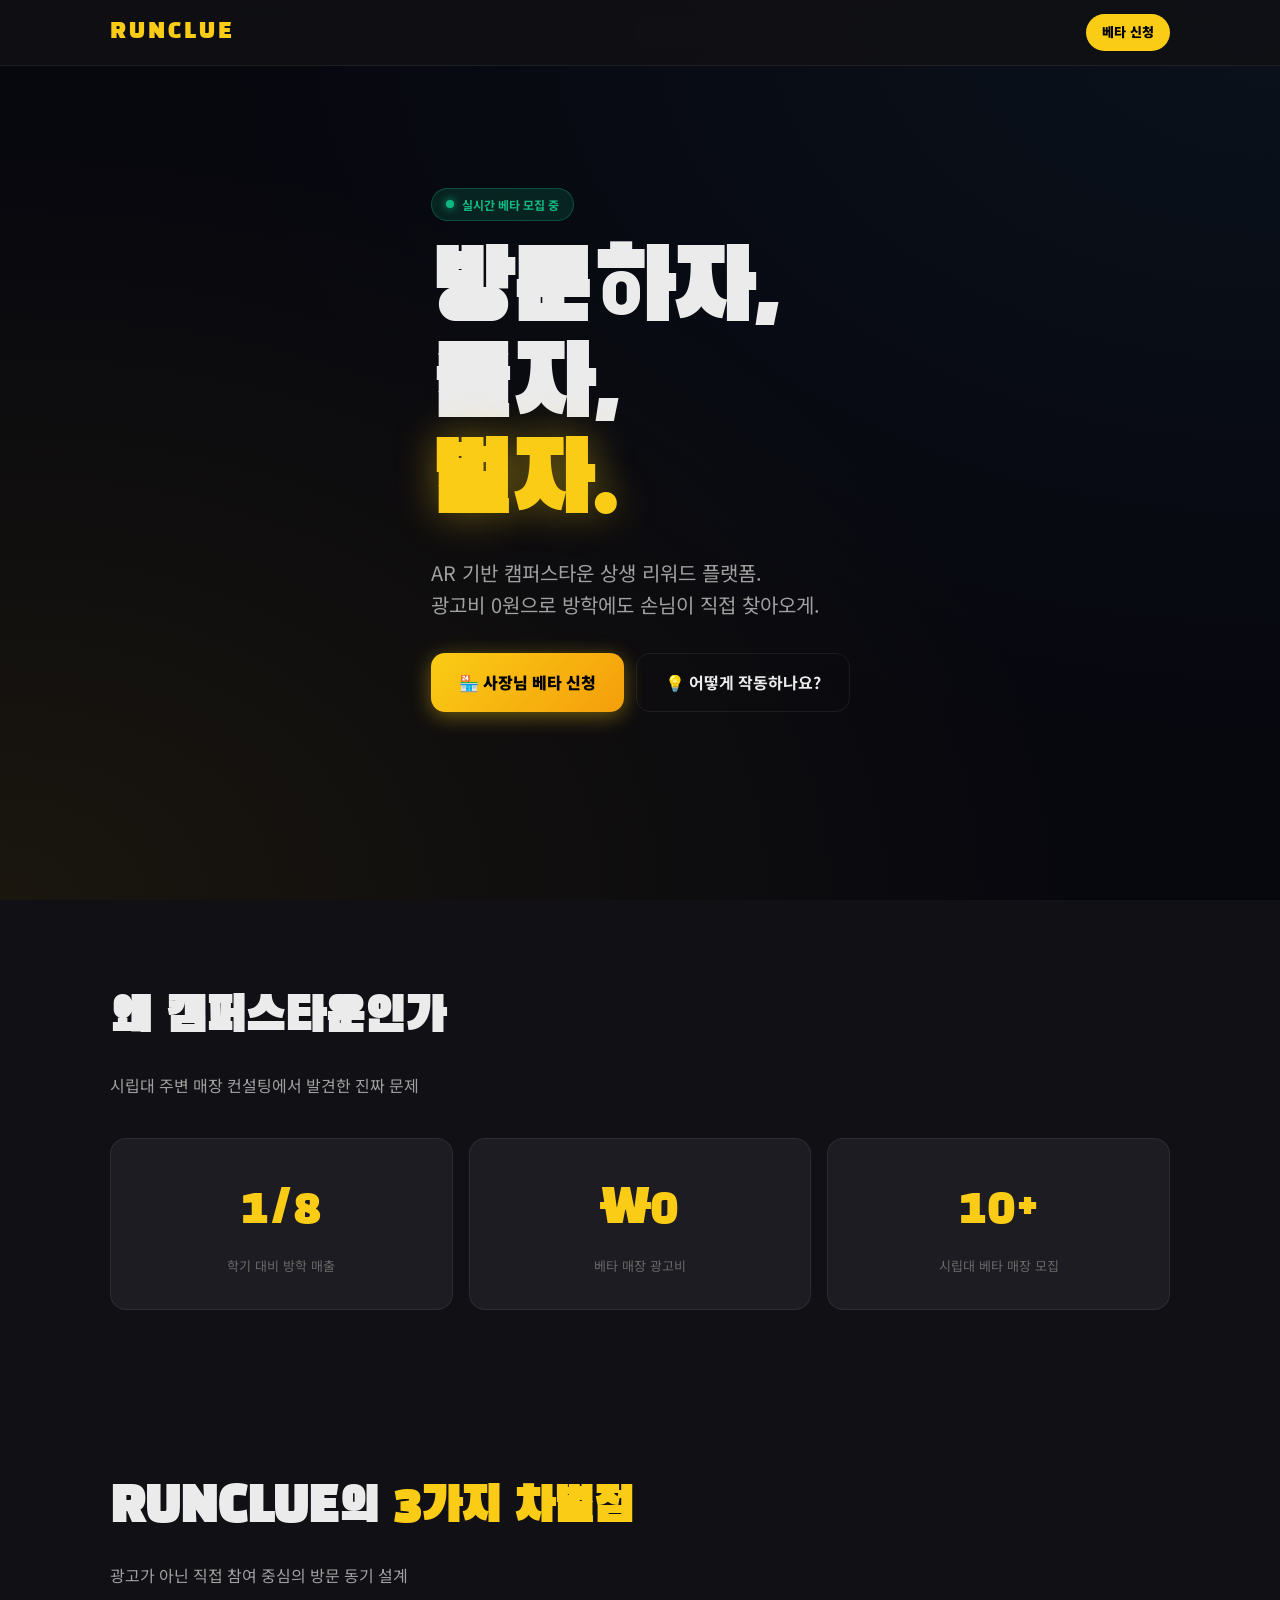
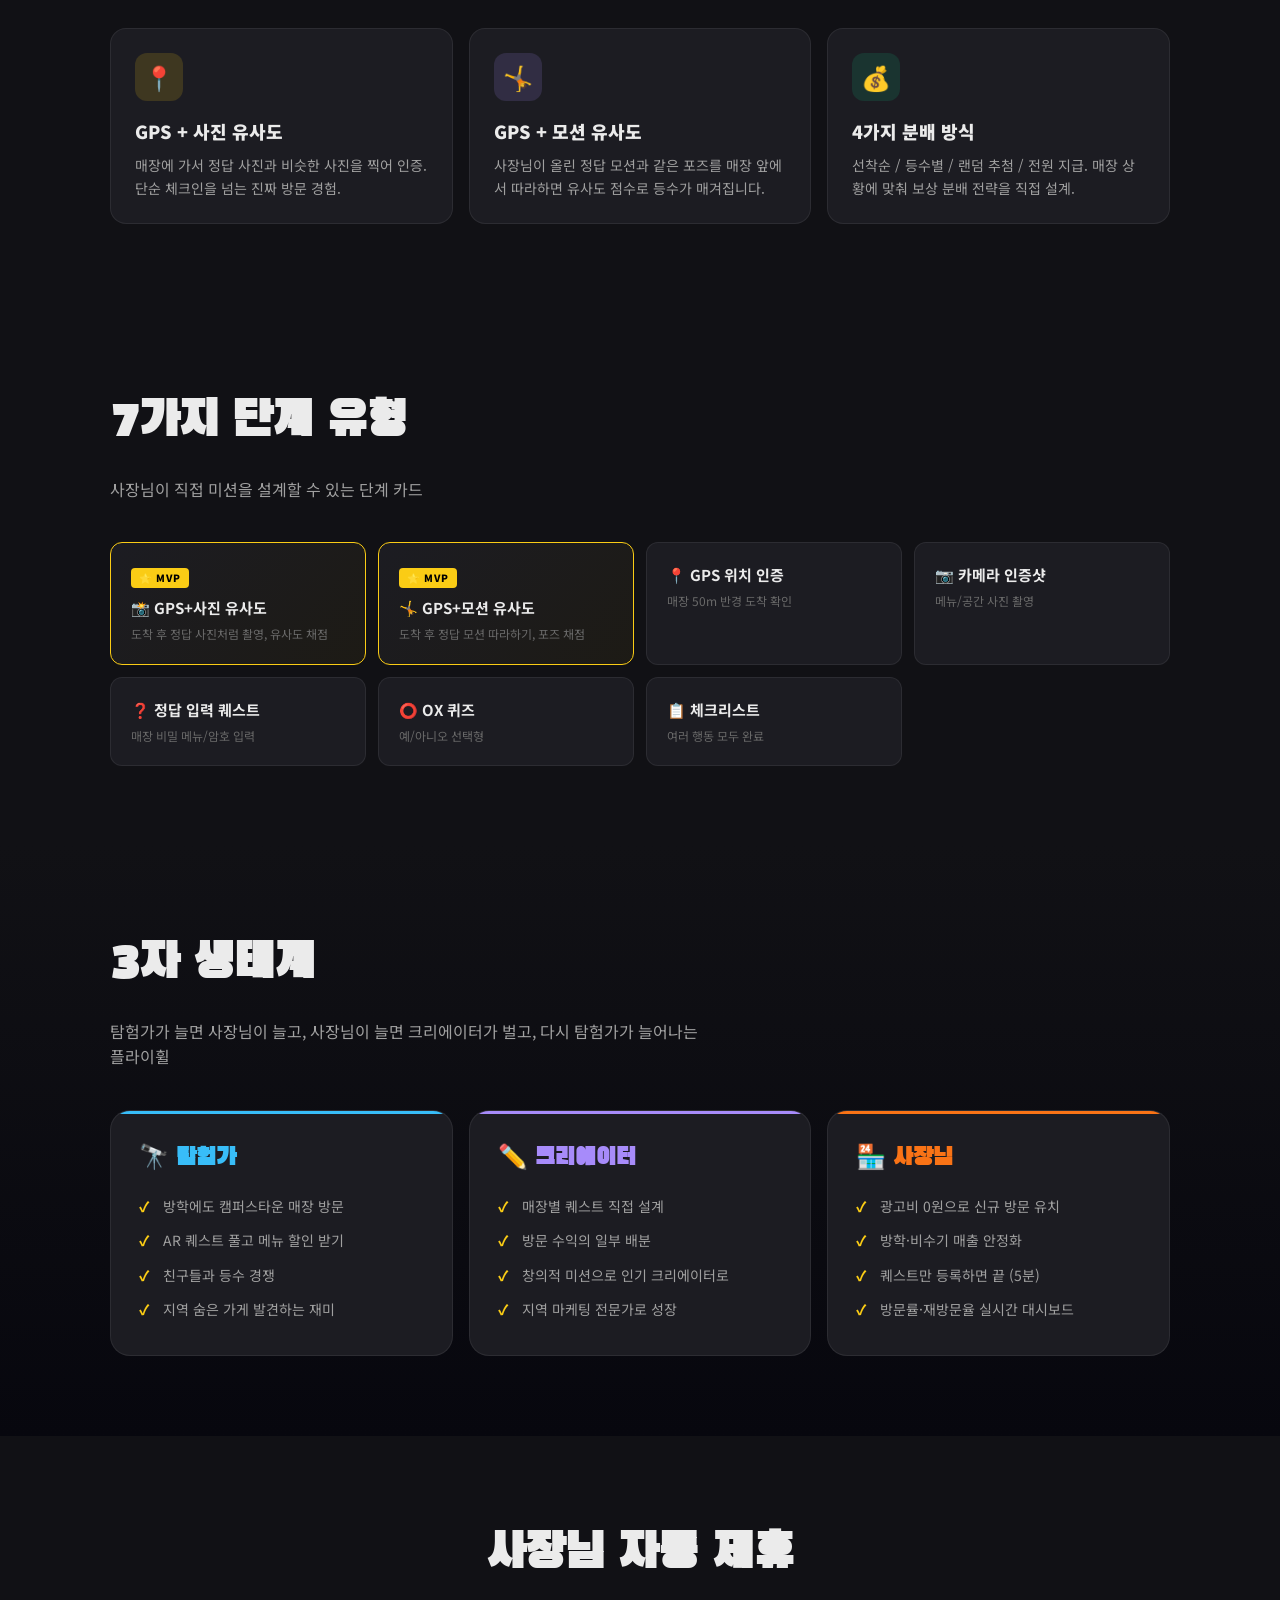
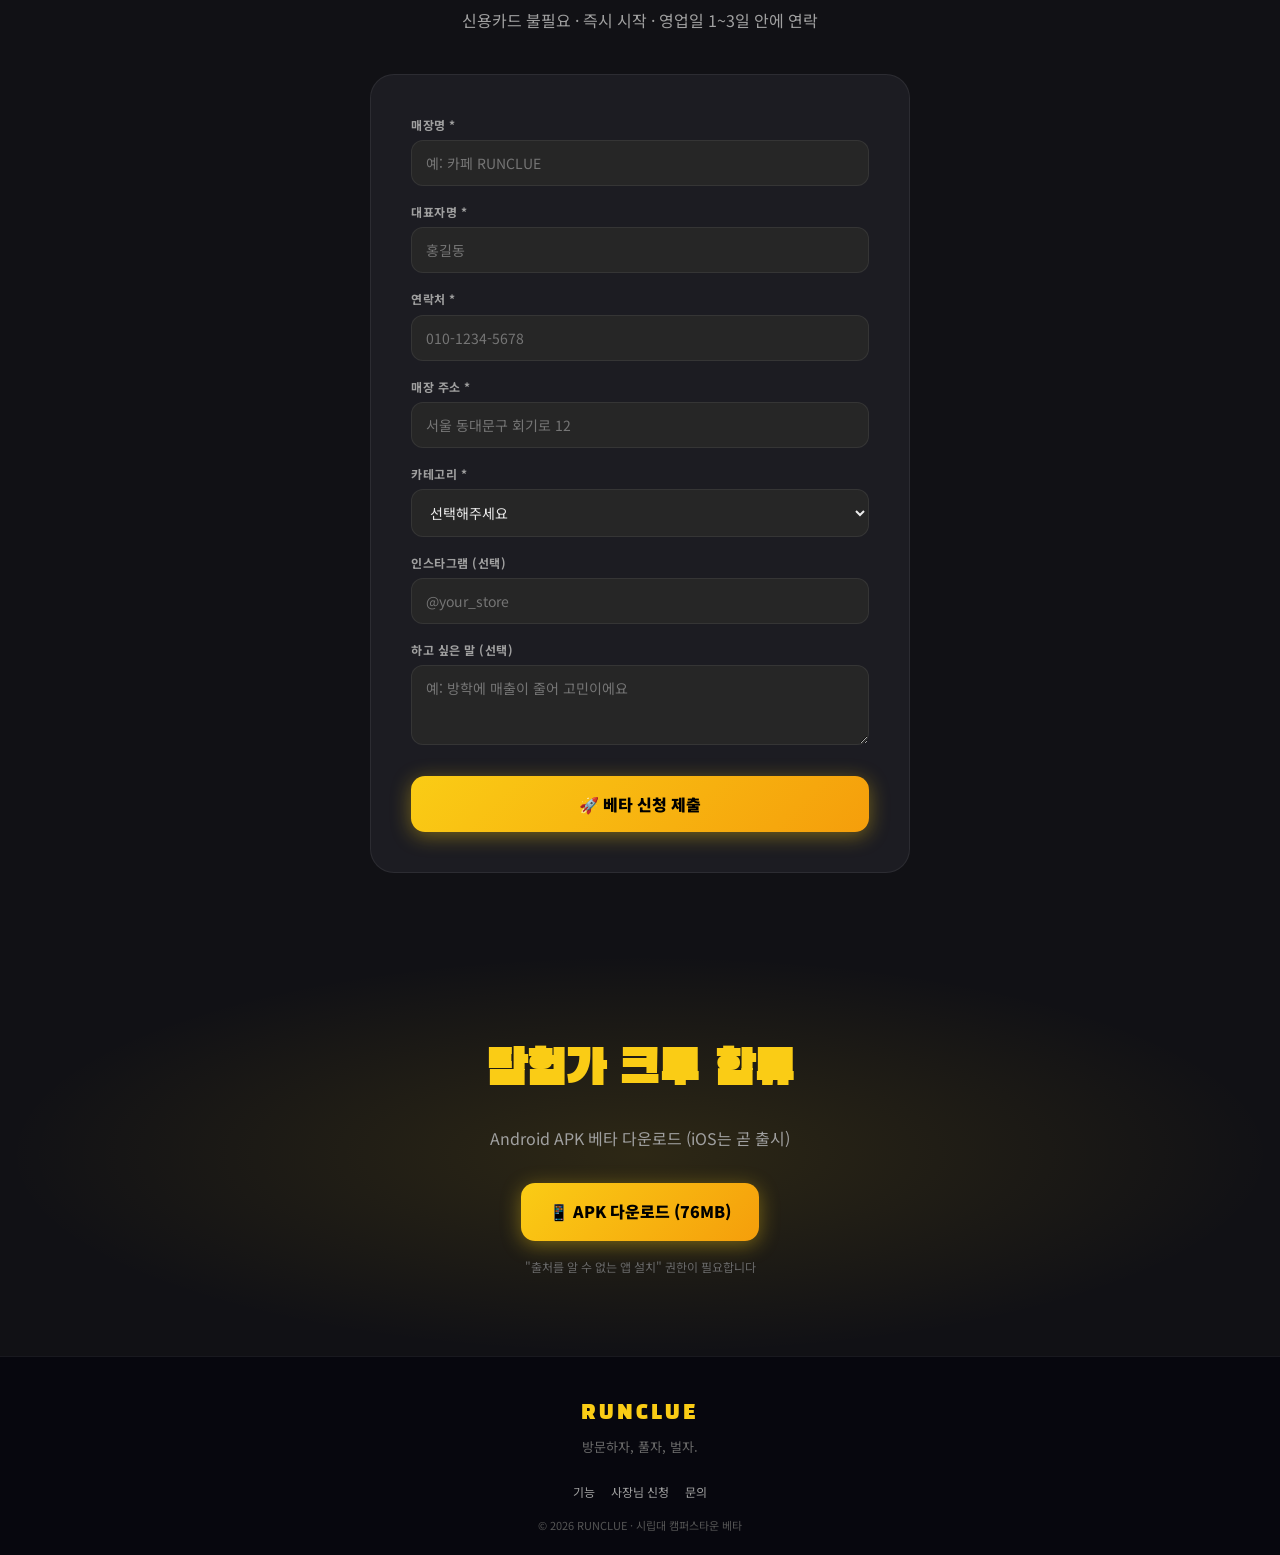
<file: landing/index.html>
<!DOCTYPE html>
<html lang="ko">
<head>
<meta charset="UTF-8">
<meta name="viewport" content="width=device-width, initial-scale=1.0">
<title>RUNCLUE — 방문하자, 풀자, 벌자</title>
<meta name="description" content="시립대 캠퍼스타운 AR 기반 상생 리워드 플랫폼. 광고비 0원으로 방학에도 손님이 직접 찾아오게.">
<meta property="og:title" content="RUNCLUE — 방문하자, 풀자, 벌자">
<meta property="og:description" content="AR 퀘스트로 캠퍼스타운 매장 살리기. 베타 매장 무료 신청.">
<meta property="og:type" content="website">

<link rel="preconnect" href="https://fonts.googleapis.com">
<link rel="preconnect" href="https://fonts.gstatic.com" crossorigin>
<link href="https://fonts.googleapis.com/css2?family=Black+Han+Sans&family=Noto+Sans+KR:wght@400;500;700;900&display=swap" rel="stylesheet">

<style>
:root {
  --bg-hero: #07070E;
  --bg-base: #111115;
  --bg-surface: #1C1C22;
  --bg-elevated: #262626;
  --yellow: #FACC15;
  --yellow-deep: #F59E0B;
  --blue: #38BDF8;
  --green: #10B981;
  --orange: #F97316;
  --purple: #A78BFA;
  --red: #EF4444;
  --text-primary: #EBEBEB;
  --text-secondary: #A0A0A0;
  --text-muted: #696969;
  --text-disabled: #555555;
  --border: rgba(255,255,255,0.07);
}
* { margin: 0; padding: 0; box-sizing: border-box; }
html { scroll-behavior: smooth; }
body {
  background: var(--bg-base);
  color: var(--text-primary);
  font-family: 'Noto Sans KR', sans-serif;
  line-height: 1.6;
  overflow-x: hidden;
}
.display { font-family: 'Black Han Sans', sans-serif; font-weight: 400; }
.container { max-width: 1100px; margin: 0 auto; padding: 0 20px; }

/* ── Header ── */
header {
  position: fixed; top: 0; left: 0; right: 0; z-index: 100;
  background: rgba(17,17,21,0.85);
  backdrop-filter: blur(12px);
  border-bottom: 1px solid var(--border);
}
.header-inner {
  display: flex; align-items: center; justify-content: space-between;
  padding: 14px 20px;
}
.logo {
  font-family: 'Black Han Sans', sans-serif;
  font-size: 22px;
  color: var(--yellow);
  letter-spacing: 3px;
}
.nav-cta {
  background: var(--yellow);
  color: #000;
  padding: 8px 16px;
  border-radius: 9999px;
  font-weight: 900;
  font-size: 13px;
  text-decoration: none;
  transition: transform .15s;
}
.nav-cta:hover { transform: scale(0.96); }

/* ── Hero ── */
.hero {
  min-height: 100vh;
  background: radial-gradient(ellipse at top right, rgba(56,189,248,0.06), transparent 60%),
              radial-gradient(ellipse at bottom left, rgba(250,204,21,0.08), transparent 60%),
              var(--bg-hero);
  display: flex; align-items: center;
  padding-top: 80px;
  position: relative;
  overflow: hidden;
}
.hero-content { padding: 40px 0; }
.hero-tag {
  display: inline-flex; align-items: center; gap: 8px;
  background: rgba(16,185,129,0.15);
  border: 1px solid rgba(16,185,129,0.3);
  color: var(--green);
  padding: 6px 14px; border-radius: 9999px;
  font-size: 12px; font-weight: 700;
  margin-bottom: 24px;
}
.hero-tag::before {
  content: ''; width: 8px; height: 8px; background: var(--green);
  border-radius: 50%; box-shadow: 0 0 8px var(--green);
  animation: pulse 1.5s infinite;
}
@keyframes pulse { 0%,100% {opacity:1} 50% {opacity:.4} }
.hero h1 {
  font-family: 'Black Han Sans', sans-serif;
  font-size: clamp(48px, 9vw, 96px);
  line-height: 1;
  margin-bottom: 24px;
}
.hero h1 span { color: var(--yellow); text-shadow: 0 0 40px rgba(250,204,21,0.4); }
.hero-sub {
  font-size: clamp(16px, 2vw, 20px);
  color: var(--text-secondary);
  max-width: 560px;
  margin-bottom: 32px;
}
.hero-cta {
  display: flex; gap: 12px; flex-wrap: wrap;
}
.btn-primary {
  display: inline-flex; align-items: center; gap: 8px;
  background: linear-gradient(135deg, var(--yellow), var(--yellow-deep));
  color: #000;
  padding: 16px 28px;
  border-radius: 14px;
  font-weight: 900; font-size: 16px;
  text-decoration: none;
  border: none; cursor: pointer;
  font-family: inherit;
  box-shadow: 0 4px 20px rgba(250,204,21,0.4);
  transition: transform .15s;
}
.btn-primary:hover { transform: translateY(-2px); }
.btn-secondary {
  display: inline-flex; align-items: center; gap: 8px;
  background: transparent;
  color: var(--text-primary);
  padding: 16px 28px;
  border-radius: 14px;
  font-weight: 700; font-size: 16px;
  text-decoration: none;
  border: 1px solid var(--border);
  cursor: pointer; font-family: inherit;
  transition: background .15s;
}
.btn-secondary:hover { background: var(--bg-surface); }

/* ── Section common ── */
section { padding: 80px 0; }
.section-title {
  font-family: 'Black Han Sans', sans-serif;
  font-size: clamp(32px, 5vw, 48px);
  margin-bottom: 16px;
}
.section-title .yellow { color: var(--yellow); }
.section-sub { color: var(--text-secondary); margin-bottom: 40px; max-width: 600px; }

/* ── Stats ── */
.stats { background: var(--bg-base); }
.stats-grid {
  display: grid; grid-template-columns: repeat(3, 1fr); gap: 16px;
}
.stat-card {
  background: var(--bg-surface);
  border: 1px solid var(--border);
  border-radius: 16px;
  padding: 32px 16px;
  text-align: center;
}
.stat-value {
  font-family: 'Black Han Sans', sans-serif;
  font-size: clamp(32px, 5vw, 48px);
  color: var(--yellow);
  margin-bottom: 8px;
}
.stat-label { color: var(--text-muted); font-size: 13px; }

/* ── Features ── */
.features-grid {
  display: grid; grid-template-columns: repeat(auto-fit, minmax(260px, 1fr));
  gap: 16px;
}
.feature-card {
  background: var(--bg-surface);
  border: 1px solid var(--border);
  border-radius: 16px;
  padding: 24px;
  transition: transform .2s, border-color .2s;
}
.feature-card:hover { transform: translateY(-4px); border-color: var(--yellow); }
.feature-icon {
  width: 48px; height: 48px;
  border-radius: 12px;
  display: flex; align-items: center; justify-content: center;
  font-size: 24px;
  margin-bottom: 16px;
}
.feature-card h3 { font-size: 18px; font-weight: 900; margin-bottom: 8px; }
.feature-card p { color: var(--text-secondary); font-size: 14px; }

/* ── Roles 3-side ── */
.roles {
  background: linear-gradient(180deg, var(--bg-base), var(--bg-hero));
}
.roles-grid {
  display: grid; grid-template-columns: repeat(auto-fit, minmax(280px, 1fr));
  gap: 16px;
}
.role-card {
  background: var(--bg-surface);
  border: 1px solid var(--border);
  border-radius: 20px;
  padding: 28px;
  position: relative;
  overflow: hidden;
}
.role-card::before {
  content: ''; position: absolute; top: 0; left: 0; right: 0; height: 3px;
}
.role-card.explorer::before { background: var(--blue); }
.role-card.creator::before { background: var(--purple); }
.role-card.business::before { background: var(--orange); }
.role-card h3 {
  font-family: 'Black Han Sans', sans-serif;
  font-size: 24px;
  margin-bottom: 12px;
}
.role-card.explorer h3 { color: var(--blue); }
.role-card.creator h3 { color: var(--purple); }
.role-card.business h3 { color: var(--orange); }
.role-card ul { list-style: none; }
.role-card li {
  color: var(--text-secondary); font-size: 14px;
  padding: 6px 0; padding-left: 24px;
  position: relative;
}
.role-card li::before {
  content: '✓'; position: absolute; left: 0;
  color: var(--yellow); font-weight: 900;
}

/* ── Quest types ── */
.quest-types-grid {
  display: grid; grid-template-columns: repeat(auto-fit, minmax(220px, 1fr));
  gap: 12px;
}
.quest-type {
  background: var(--bg-surface);
  border: 1px solid var(--border);
  border-radius: 12px;
  padding: 20px;
}
.quest-type.featured {
  border-color: var(--yellow);
  background: linear-gradient(135deg, var(--bg-surface), rgba(250,204,21,0.05));
}
.quest-type-tag {
  display: inline-block;
  background: var(--yellow);
  color: #000;
  font-size: 10px; font-weight: 900;
  padding: 2px 8px; border-radius: 4px;
  margin-bottom: 8px;
  letter-spacing: 1px;
}
.quest-type h4 { font-size: 15px; font-weight: 700; margin-bottom: 4px; }
.quest-type p { color: var(--text-muted); font-size: 12px; }

/* ── CTA ── */
.cta-section {
  background: radial-gradient(ellipse at center, rgba(250,204,21,0.12), transparent 70%);
  text-align: center;
}
.cta-section h2 { color: var(--yellow); }

/* ── Form ── */
.form-section { background: var(--bg-base); }
.form-card {
  background: var(--bg-surface);
  border: 1px solid var(--border);
  border-radius: 24px;
  padding: 40px;
  max-width: 540px;
  margin: 0 auto;
}
.form-row { margin-bottom: 16px; }
.form-row label {
  display: block; font-size: 12px; font-weight: 700;
  color: var(--text-secondary); margin-bottom: 6px;
  letter-spacing: 0.5px;
}
.form-row input, .form-row textarea, .form-row select {
  width: 100%;
  background: var(--bg-elevated);
  border: 1px solid var(--border);
  border-radius: 12px;
  padding: 12px 14px;
  color: var(--text-primary);
  font-size: 14px;
  font-family: inherit;
  transition: border-color .15s;
}
.form-row input:focus, .form-row textarea:focus, .form-row select:focus {
  outline: none; border-color: var(--orange);
}
.form-row textarea { min-height: 80px; resize: vertical; }
.form-submit {
  width: 100%;
  background: linear-gradient(135deg, var(--yellow), var(--yellow-deep));
  color: #000;
  border: none;
  padding: 16px;
  border-radius: 14px;
  font-weight: 900;
  font-size: 16px;
  cursor: pointer;
  font-family: inherit;
  box-shadow: 0 4px 20px rgba(250,204,21,0.4);
  margin-top: 8px;
}
.form-submit:disabled {
  background: var(--bg-elevated); color: var(--text-muted); cursor: wait; box-shadow: none;
}
.form-msg { margin-top: 12px; padding: 12px; border-radius: 8px; font-size: 13px; }
.form-msg.success { background: rgba(16,185,129,0.15); color: var(--green); border: 1px solid rgba(16,185,129,0.3); }
.form-msg.error { background: rgba(239,68,68,0.15); color: var(--red); border: 1px solid rgba(239,68,68,0.3); }

/* ── Footer ── */
footer {
  background: var(--bg-hero);
  border-top: 1px solid var(--border);
  padding: 40px 0 20px;
  text-align: center;
}
.footer-logo {
  font-family: 'Black Han Sans', sans-serif;
  font-size: 20px;
  color: var(--yellow);
  letter-spacing: 3px;
  margin-bottom: 8px;
}
.footer-tag { color: var(--text-muted); font-size: 13px; margin-bottom: 24px; }
.footer-links { display: flex; gap: 16px; justify-content: center; margin-bottom: 16px; }
.footer-links a { color: var(--text-secondary); font-size: 12px; text-decoration: none; }
.footer-links a:hover { color: var(--yellow); }
.footer-copyright { color: var(--text-disabled); font-size: 11px; }

/* ── Mobile ── */
@media (max-width: 640px) {
  .stats-grid { grid-template-columns: 1fr; }
  .form-card { padding: 24px; }
  section { padding: 60px 0; }
}
</style>
</head>
<body>

<header>
  <div class="header-inner container">
    <div class="logo">RUNCLUE</div>
    <a href="#partner" class="nav-cta">베타 신청</a>
  </div>
</header>

<!-- ── HERO ── -->
<section class="hero">
  <div class="container hero-content">
    <div class="hero-tag">실시간 베타 모집 중</div>
    <h1>방문하자,<br>풀자,<br><span>벌자.</span></h1>
    <p class="hero-sub">
      AR 기반 캠퍼스타운 상생 리워드 플랫폼.<br>
      광고비 0원으로 방학에도 손님이 직접 찾아오게.
    </p>
    <div class="hero-cta">
      <a href="#partner" class="btn-primary">🏪 사장님 베타 신청</a>
      <a href="#features" class="btn-secondary">💡 어떻게 작동하나요?</a>
    </div>
  </div>
</section>

<!-- ── STATS ── -->
<section class="stats">
  <div class="container">
    <h2 class="section-title">왜 캠퍼스타운인가</h2>
    <p class="section-sub">시립대 주변 매장 컨설팅에서 발견한 진짜 문제</p>
    <div class="stats-grid">
      <div class="stat-card">
        <div class="stat-value">1/8</div>
        <div class="stat-label">학기 대비 방학 매출</div>
      </div>
      <div class="stat-card">
        <div class="stat-value">₩0</div>
        <div class="stat-label">베타 매장 광고비</div>
      </div>
      <div class="stat-card">
        <div class="stat-value">10+</div>
        <div class="stat-label">시립대 베타 매장 모집</div>
      </div>
    </div>
  </div>
</section>

<!-- ── FEATURES ── -->
<section id="features">
  <div class="container">
    <h2 class="section-title">RUNCLUE의 <span class="yellow">3가지 차별점</span></h2>
    <p class="section-sub">광고가 아닌 직접 참여 중심의 방문 동기 설계</p>
    <div class="features-grid">
      <div class="feature-card">
        <div class="feature-icon" style="background: rgba(250,204,21,0.15); color: var(--yellow);">📍</div>
        <h3>GPS + 사진 유사도</h3>
        <p>매장에 가서 정답 사진과 비슷한 사진을 찍어 인증. 단순 체크인을 넘는 진짜 방문 경험.</p>
      </div>
      <div class="feature-card">
        <div class="feature-icon" style="background: rgba(167,139,250,0.15); color: var(--purple);">🤸</div>
        <h3>GPS + 모션 유사도</h3>
        <p>사장님이 올린 정답 모션과 같은 포즈를 매장 앞에서 따라하면 유사도 점수로 등수가 매겨집니다.</p>
      </div>
      <div class="feature-card">
        <div class="feature-icon" style="background: rgba(16,185,129,0.15); color: var(--green);">💰</div>
        <h3>4가지 분배 방식</h3>
        <p>선착순 / 등수별 / 랜덤 추첨 / 전원 지급. 매장 상황에 맞춰 보상 분배 전략을 직접 설계.</p>
      </div>
    </div>
  </div>
</section>

<!-- ── QUEST TYPES ── -->
<section style="background: var(--bg-base);">
  <div class="container">
    <h2 class="section-title">7가지 단계 유형</h2>
    <p class="section-sub">사장님이 직접 미션을 설계할 수 있는 단계 카드</p>
    <div class="quest-types-grid">
      <div class="quest-type featured">
        <span class="quest-type-tag">⭐ MVP</span>
        <h4>📸 GPS+사진 유사도</h4>
        <p>도착 후 정답 사진처럼 촬영, 유사도 채점</p>
      </div>
      <div class="quest-type featured">
        <span class="quest-type-tag">⭐ MVP</span>
        <h4>🤸 GPS+모션 유사도</h4>
        <p>도착 후 정답 모션 따라하기, 포즈 채점</p>
      </div>
      <div class="quest-type">
        <h4>📍 GPS 위치 인증</h4>
        <p>매장 50m 반경 도착 확인</p>
      </div>
      <div class="quest-type">
        <h4>📷 카메라 인증샷</h4>
        <p>메뉴/공간 사진 촬영</p>
      </div>
      <div class="quest-type">
        <h4>❓ 정답 입력 퀘스트</h4>
        <p>매장 비밀 메뉴/암호 입력</p>
      </div>
      <div class="quest-type">
        <h4>⭕ OX 퀴즈</h4>
        <p>예/아니오 선택형</p>
      </div>
      <div class="quest-type">
        <h4>📋 체크리스트</h4>
        <p>여러 행동 모두 완료</p>
      </div>
    </div>
  </div>
</section>

<!-- ── ROLES ── -->
<section class="roles">
  <div class="container">
    <h2 class="section-title">3자 생태계</h2>
    <p class="section-sub">탐험가가 늘면 사장님이 늘고, 사장님이 늘면 크리에이터가 벌고, 다시 탐험가가 늘어나는 플라이휠</p>
    <div class="roles-grid">
      <div class="role-card explorer">
        <h3>🔭 탐험가</h3>
        <ul>
          <li>방학에도 캠퍼스타운 매장 방문</li>
          <li>AR 퀘스트 풀고 메뉴 할인 받기</li>
          <li>친구들과 등수 경쟁</li>
          <li>지역 숨은 가게 발견하는 재미</li>
        </ul>
      </div>
      <div class="role-card creator">
        <h3>✏️ 크리에이터</h3>
        <ul>
          <li>매장별 퀘스트 직접 설계</li>
          <li>방문 수익의 일부 배분</li>
          <li>창의적 미션으로 인기 크리에이터로</li>
          <li>지역 마케팅 전문가로 성장</li>
        </ul>
      </div>
      <div class="role-card business">
        <h3>🏪 사장님</h3>
        <ul>
          <li>광고비 0원으로 신규 방문 유치</li>
          <li>방학·비수기 매출 안정화</li>
          <li>퀘스트만 등록하면 끝 (5분)</li>
          <li>방문률·재방문율 실시간 대시보드</li>
        </ul>
      </div>
    </div>
  </div>
</section>

<!-- ── CTA ── -->
<section id="partner" class="form-section">
  <div class="container">
    <h2 class="section-title" style="text-align: center;">사장님 자동 제휴</h2>
    <p class="section-sub" style="text-align: center; margin-left: auto; margin-right: auto;">
      신용카드 불필요 · 즉시 시작 · 영업일 1~3일 안에 연락
    </p>
    <div class="form-card">
      <form id="partner-form">
        <div class="form-row">
          <label>매장명 *</label>
          <input name="storeName" required placeholder="예: 카페 RUNCLUE">
        </div>
        <div class="form-row">
          <label>대표자명 *</label>
          <input name="ownerName" required placeholder="홍길동">
        </div>
        <div class="form-row">
          <label>연락처 *</label>
          <input name="phone" required placeholder="010-1234-5678">
        </div>
        <div class="form-row">
          <label>매장 주소 *</label>
          <input name="address" required placeholder="서울 동대문구 회기로 12">
        </div>
        <div class="form-row">
          <label>카테고리 *</label>
          <select name="category" required>
            <option value="">선택해주세요</option>
            <option value="카페">카페</option>
            <option value="음식점">음식점</option>
            <option value="디저트·베이커리">디저트·베이커리</option>
            <option value="주점·바">주점·바</option>
            <option value="스터디카페">스터디카페</option>
            <option value="소품·잡화">소품·잡화</option>
            <option value="서비스">서비스</option>
            <option value="기타">기타</option>
          </select>
        </div>
        <div class="form-row">
          <label>인스타그램 (선택)</label>
          <input name="instagramUrl" placeholder="@your_store">
        </div>
        <div class="form-row">
          <label>하고 싶은 말 (선택)</label>
          <textarea name="description" placeholder="예: 방학에 매출이 줄어 고민이에요"></textarea>
        </div>
        <button type="submit" class="form-submit" id="submit-btn">
          🚀 베타 신청 제출
        </button>
        <div id="form-msg"></div>
      </form>
    </div>
  </div>
</section>

<!-- ── DOWNLOAD ── -->
<section class="cta-section">
  <div class="container">
    <h2 class="section-title">탐험가 크루 합류</h2>
    <p class="section-sub" style="margin: 0 auto 32px;">
      Android APK 베타 다운로드 (iOS는 곧 출시)
    </p>
    <a href="#" class="btn-primary" id="download-btn">📱 APK 다운로드 (76MB)</a>
    <p style="color: var(--text-muted); font-size: 12px; margin-top: 16px;">
      "출처를 알 수 없는 앱 설치" 권한이 필요합니다
    </p>
  </div>
</section>

<footer>
  <div class="container">
    <div class="footer-logo">RUNCLUE</div>
    <div class="footer-tag">방문하자, 풀자, 벌자.</div>
    <div class="footer-links">
      <a href="#features">기능</a>
      <a href="#partner">사장님 신청</a>
      <a href="mailto:contact@runclue.app">문의</a>
    </div>
    <div class="footer-copyright">© 2026 RUNCLUE · 시립대 캠퍼스타운 베타</div>
  </div>
</footer>

<script>
// ─── Supabase 설정 ───
// .env에서 가져온 값 (이 부분은 빌드 시 자동 치환되거나 수동 입력)
const SUPABASE_URL = 'https://cwhhekrtqkwaaabztmrq.supabase.co';
const SUPABASE_ANON_KEY = 'eyJhbGciOiJIUzI1NiIsInR5cCI6IkpXVCJ9.eyJpc3MiOiJzdXBhYmFzZSIsInJlZiI6ImN3aGhla3J0cWt3YWFhYnp0bXJxIiwicm9sZSI6ImFub24iLCJpYXQiOjE3NzUxODI5ODIsImV4cCI6MjA5MDc1ODk4Mn0.qTKc-PkfTuyf7tRVkotAmLRKwwNu_P_LXmFc7pZ0Csk';

// ─── 사장님 자동 제휴 신청 ───
document.getElementById('partner-form').addEventListener('submit', async (e) => {
  e.preventDefault();
  const btn = document.getElementById('submit-btn');
  const msg = document.getElementById('form-msg');
  btn.disabled = true;
  btn.textContent = '신청 중...';
  msg.className = '';
  msg.textContent = '';

  const data = Object.fromEntries(new FormData(e.target));
  const payload = {
    store_name: data.storeName,
    owner_name: data.ownerName,
    phone: data.phone,
    address: data.address,
    category: data.category,
    description: data.description || null,
    instagram_url: data.instagramUrl || null,
    status: 'pending',
    source: 'web_landing',
    created_at: new Date().toISOString(),
  };

  // partner_applications → store_partners 순서로 시도
  const tables = ['partner_applications', 'store_partners'];
  let ok = false;
  let lastError = null;

  for (const table of tables) {
    try {
      const resp = await fetch(`${SUPABASE_URL}/rest/v1/${table}`, {
        method: 'POST',
        headers: {
          'apikey': SUPABASE_ANON_KEY,
          'Authorization': `Bearer ${SUPABASE_ANON_KEY}`,
          'Content-Type': 'application/json',
          'Prefer': 'return=minimal',
        },
        body: JSON.stringify(payload),
      });
      if (resp.ok || resp.status === 201) {
        ok = true;
        break;
      }
      lastError = `${resp.status} ${await resp.text()}`;
    } catch (err) {
      lastError = err.message;
    }
  }

  if (ok) {
    msg.className = 'form-msg success';
    msg.textContent = '✅ 신청 완료! 영업일 1~3일 안에 연락드리겠습니다.';
    e.target.reset();
  } else {
    msg.className = 'form-msg error';
    msg.textContent = `❌ 신청 실패: ${lastError}\n잠시 후 다시 시도하시거나 contact@runclue.app으로 직접 연락주세요.`;
  }

  btn.disabled = false;
  btn.textContent = '🚀 베타 신청 제출';
});

// ─── APK 다운로드 ───
document.getElementById('download-btn').addEventListener('click', (e) => {
  e.preventDefault();
  alert('APK 다운로드 링크는 베타 등록 후 카카오톡으로 보내드립니다!\n사장님 신청 폼에 연락처 남겨주세요.');
});
</script>

</body>
</html>
</file>
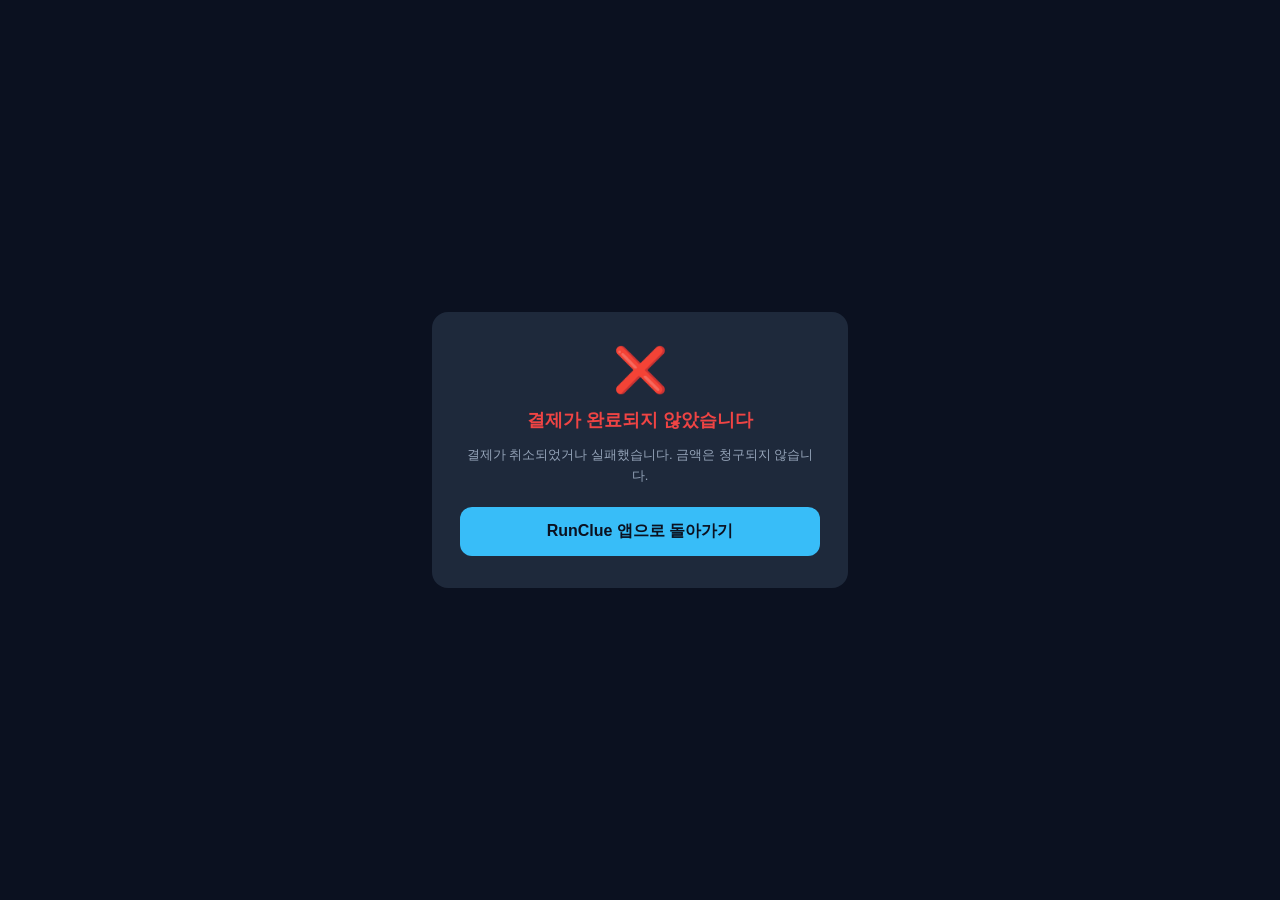
<file: landing/pay-fail.html>
<!DOCTYPE html>
<html lang="ko">
<!-- 결제 실패/취소 콜백 — 토스가 code/message 쿼리로 redirect. -->
<head>
  <meta charset="utf-8" />
  <meta name="viewport" content="width=device-width, initial-scale=1" />
  <title>RunClue 결제 실패</title>
  <style>
    body { margin:0; font-family:'Noto Sans KR',sans-serif; background:#0B1120; color:#E2E8F0;
           display:flex; align-items:center; justify-content:center; min-height:100vh; }
    .card { background:#1E293B; border-radius:16px; padding:32px 28px; max-width:360px; width:90%;
            text-align:center; }
    h1 { font-size:18px; color:#EF4444; }
    p { color:#94A3B8; font-size:13px; line-height:1.6; }
    a.btn { display:block; margin-top:20px; padding:14px; border-radius:12px; background:#38BDF8;
            color:#0B1120; font-weight:900; text-decoration:none; }
  </style>
</head>
<body>
  <div class="card">
    <div style="font-size:44px">❌</div>
    <h1>결제가 완료되지 않았습니다</h1>
    <p id="msg">결제가 취소되었거나 실패했습니다. 금액은 청구되지 않습니다.</p>
    <a class="btn" href="#" onclick="location.href='runclue://pay/fail'; return false;">RunClue 앱으로 돌아가기</a>
  </div>
  <script>
    const m = new URLSearchParams(location.search).get('message');
    if (m) document.getElementById('msg').textContent = m + ' — 금액은 청구되지 않습니다.';
  </script>
</body>
</html>
</file>
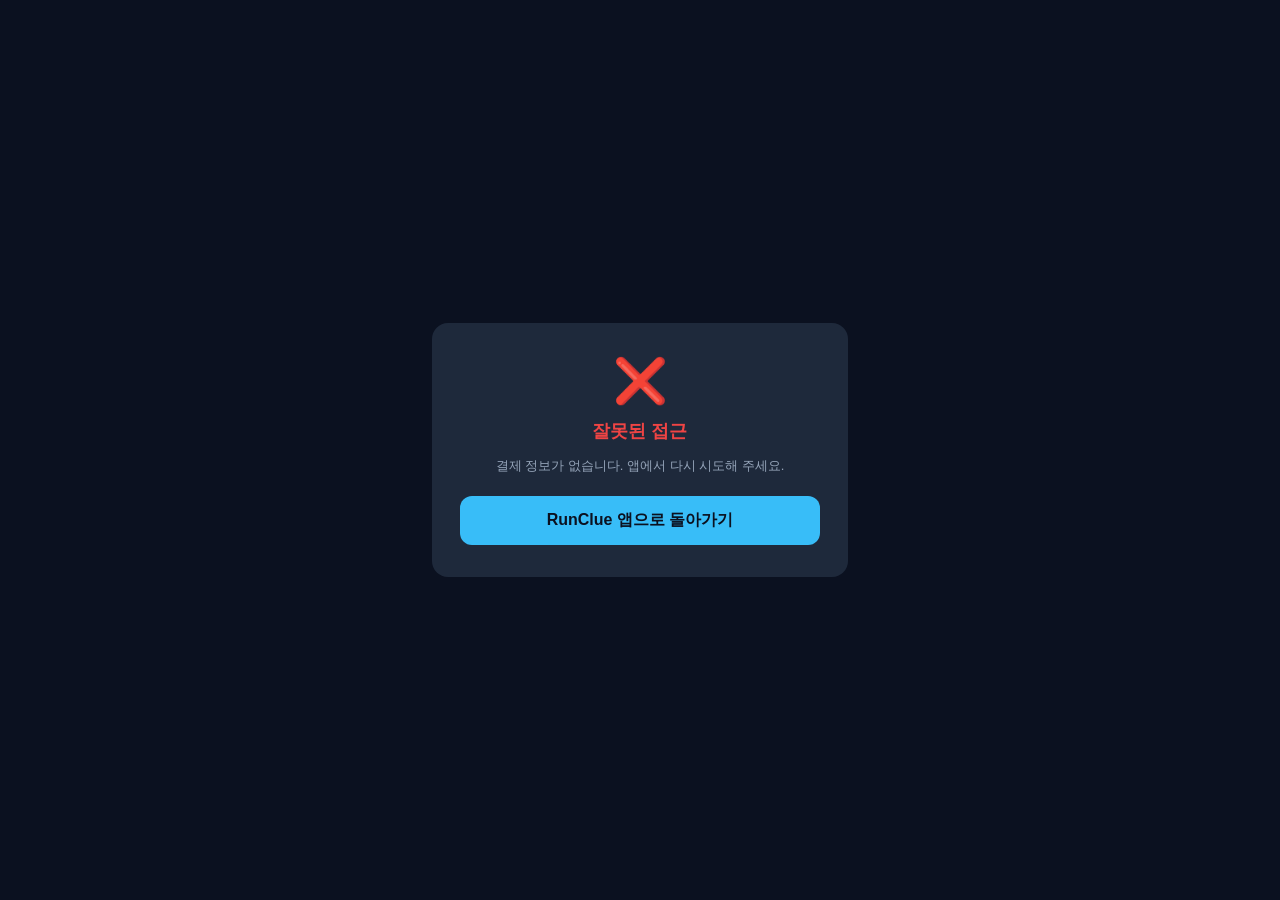
<file: landing/pay-success.html>
<!DOCTYPE html>
<html lang="ko">
<!-- ==========================================================================
  결제 성공 콜백 — 토스가 paymentKey/orderId/amount 쿼리로 redirect.
  toss-diamond-confirm Edge Function 호출로 승인 검증 + 다이아 적립.
  배포 시 SUPABASE_FUNCTIONS_URL을 실제 프로젝트 URL로 교체할 것.
=========================================================================== -->
<head>
  <meta charset="utf-8" />
  <meta name="viewport" content="width=device-width, initial-scale=1" />
  <title>RunClue 충전 완료</title>
  <style>
    body { margin:0; font-family:'Noto Sans KR',sans-serif; background:#0B1120; color:#E2E8F0;
           display:flex; align-items:center; justify-content:center; min-height:100vh; }
    .card { background:#1E293B; border-radius:16px; padding:32px 28px; max-width:360px; width:90%;
            text-align:center; }
    .icon { font-size:44px; }
    h1 { font-size:18px; margin:12px 0 8px; }
    p { color:#94A3B8; font-size:13px; line-height:1.6; }
    .ok { color:#10B981; }  .fail { color:#EF4444; }
    a.btn { display:block; margin-top:20px; padding:14px; border-radius:12px; background:#38BDF8;
            color:#0B1120; font-weight:900; text-decoration:none; }
    .spinner { margin:16px auto; width:28px; height:28px; border:3px solid #334155;
               border-top-color:#38BDF8; border-radius:50%; animation:spin 0.8s linear infinite; }
    @keyframes spin { to { transform: rotate(360deg); } }
  </style>
</head>
<body>
  <div class="card">
    <div class="icon" id="icon">⏳</div>
    <h1 id="title">충전 확인 중...</h1>
    <div class="spinner" id="spinner"></div>
    <p id="msg">결제 승인을 확인하고 있습니다. 잠시만 기다려 주세요.</p>
    <a class="btn" id="backBtn" style="display:none" href="#"
       onclick="location.href='runclue://pay/success'; return false;">RunClue 앱으로 돌아가기</a>
  </div>
  <script>
    // 배포 시 교체: https://<project-ref>.functions.supabase.co
    const SUPABASE_FUNCTIONS_URL = 'REPLACE_WITH_SUPABASE_FUNCTIONS_URL';

    const q = new URLSearchParams(location.search);
    const paymentKey = q.get('paymentKey');
    const orderId = q.get('orderId');
    const amount = parseInt(q.get('amount') || '0', 10);

    const done = (ok, title, msg) => {
      document.getElementById('spinner').style.display = 'none';
      document.getElementById('icon').textContent = ok ? '✅' : '❌';
      document.getElementById('title').textContent = title;
      document.getElementById('title').className = ok ? 'ok' : 'fail';
      document.getElementById('msg').textContent = msg;
      document.getElementById('backBtn').style.display = 'block';
    };

    (async () => {
      if (!paymentKey || !orderId || !amount) {
        done(false, '잘못된 접근', '결제 정보가 없습니다. 앱에서 다시 시도해 주세요.');
        return;
      }
      if (SUPABASE_FUNCTIONS_URL.startsWith('REPLACE')) {
        done(false, '서버 설정 필요', '운영자: SUPABASE_FUNCTIONS_URL을 설정해 주세요.');
        return;
      }
      try {
        const res = await fetch(SUPABASE_FUNCTIONS_URL + '/toss-diamond-confirm', {
          method: 'POST',
          headers: { 'Content-Type': 'application/json' },
          body: JSON.stringify({ paymentKey, orderId, amount }),
        });
        const j = await res.json();
        if (j.ok) {
          const dia = (j.result && j.result.diamond_amount) || j.diamond_amount || '';
          done(true, '충전 완료!', '다이아 ' + dia + '개가 적립되었습니다. 앱으로 돌아가면 잔액이 반영됩니다.');
        } else {
          done(false, '충전 실패', '사유: ' + (j.reason || '알 수 없음') + ' — 결제가 승인되지 않았다면 금액은 청구되지 않습니다.');
        }
      } catch (e) {
        done(false, '네트워크 오류', '확인에 실패했습니다. 앱의 충전 내역에서 상태를 확인해 주세요.');
      }
    })();
  </script>
</body>
</html>
</file>
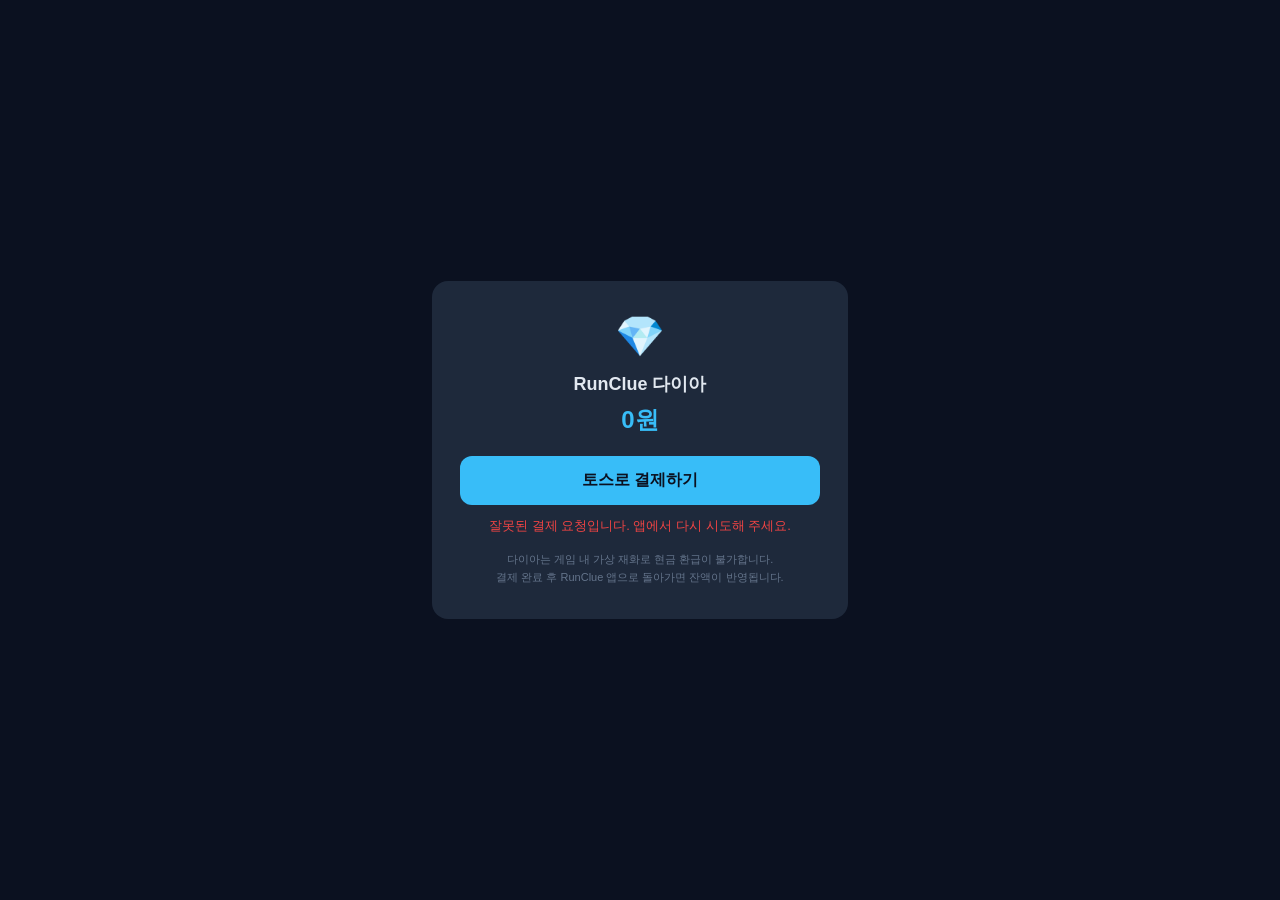
<file: landing/pay.html>
<!DOCTYPE html>
<html lang="ko">
<!-- ==========================================================================
  RunClue 다이아 충전 결제 페이지 (토스페이먼츠 v2)
  앱이 외부 브라우저로 엶: pay.html?clientKey=..&orderId=dia_..&amount=..&orderName=..
  성공 → pay-success.html?paymentKey=..&orderId=..&amount=..
  배포: runclue.app 정적 호스팅 (landing/와 함께)
=========================================================================== -->
<head>
  <meta charset="utf-8" />
  <meta name="viewport" content="width=device-width, initial-scale=1" />
  <title>RunClue 다이아 충전</title>
  <script src="https://js.tosspayments.com/v2/standard"></script>
  <style>
    body { margin:0; font-family:'Noto Sans KR',sans-serif; background:#0B1120; color:#E2E8F0;
           display:flex; align-items:center; justify-content:center; min-height:100vh; }
    .card { background:#1E293B; border-radius:16px; padding:32px 28px; max-width:360px; width:90%;
            text-align:center; }
    .diamond { font-size:40px; }
    h1 { font-size:18px; margin:12px 0 4px; }
    .amount { color:#38BDF8; font-size:24px; font-weight:900; margin:8px 0 20px; }
    button { width:100%; padding:14px; border:none; border-radius:12px; background:#38BDF8;
             color:#0B1120; font-size:16px; font-weight:900; cursor:pointer; }
    .err { color:#EF4444; font-size:13px; margin-top:12px; }
    .note { color:#64748B; font-size:11px; margin-top:16px; line-height:1.6; }
  </style>
</head>
<body>
  <div class="card">
    <div class="diamond">💎</div>
    <h1 id="orderName">다이아 충전</h1>
    <div class="amount" id="amount"></div>
    <button id="payBtn">토스로 결제하기</button>
    <div class="err" id="err"></div>
    <div class="note">
      다이아는 게임 내 가상 재화로 현금 환급이 불가합니다.<br/>
      결제 완료 후 RunClue 앱으로 돌아가면 잔액이 반영됩니다.
    </div>
  </div>
  <script>
    const q = new URLSearchParams(location.search);
    const clientKey = q.get('clientKey');
    const orderId = q.get('orderId');
    const amount = parseInt(q.get('amount') || '0', 10);
    const orderName = q.get('orderName') || 'RunClue 다이아';

    document.getElementById('orderName').textContent = orderName;
    document.getElementById('amount').textContent = amount.toLocaleString('ko-KR') + '원';

    const err = (m) => { document.getElementById('err').textContent = m; };
    if (!clientKey || !orderId || !orderId.startsWith('dia_') || !amount) {
      err('잘못된 결제 요청입니다. 앱에서 다시 시도해 주세요.');
      document.getElementById('payBtn').disabled = true;
    }

    document.getElementById('payBtn').addEventListener('click', async () => {
      try {
        const toss = TossPayments(clientKey);
        // 비회원 customerKey: orderId 재사용 (사용자 식별은 서버 주문 레코드로)
        const payment = toss.payment({ customerKey: TossPayments.ANONYMOUS });
        await payment.requestPayment({
          method: 'CARD',
          amount: { currency: 'KRW', value: amount },
          orderId: orderId,
          orderName: orderName,
          successUrl: location.origin + '/pay-success.html',
          failUrl: location.origin + '/pay-fail.html',
        });
      } catch (e) {
        err(e.message || '결제를 시작할 수 없습니다.');
      }
    });
  </script>
</body>
</html>
</file>
